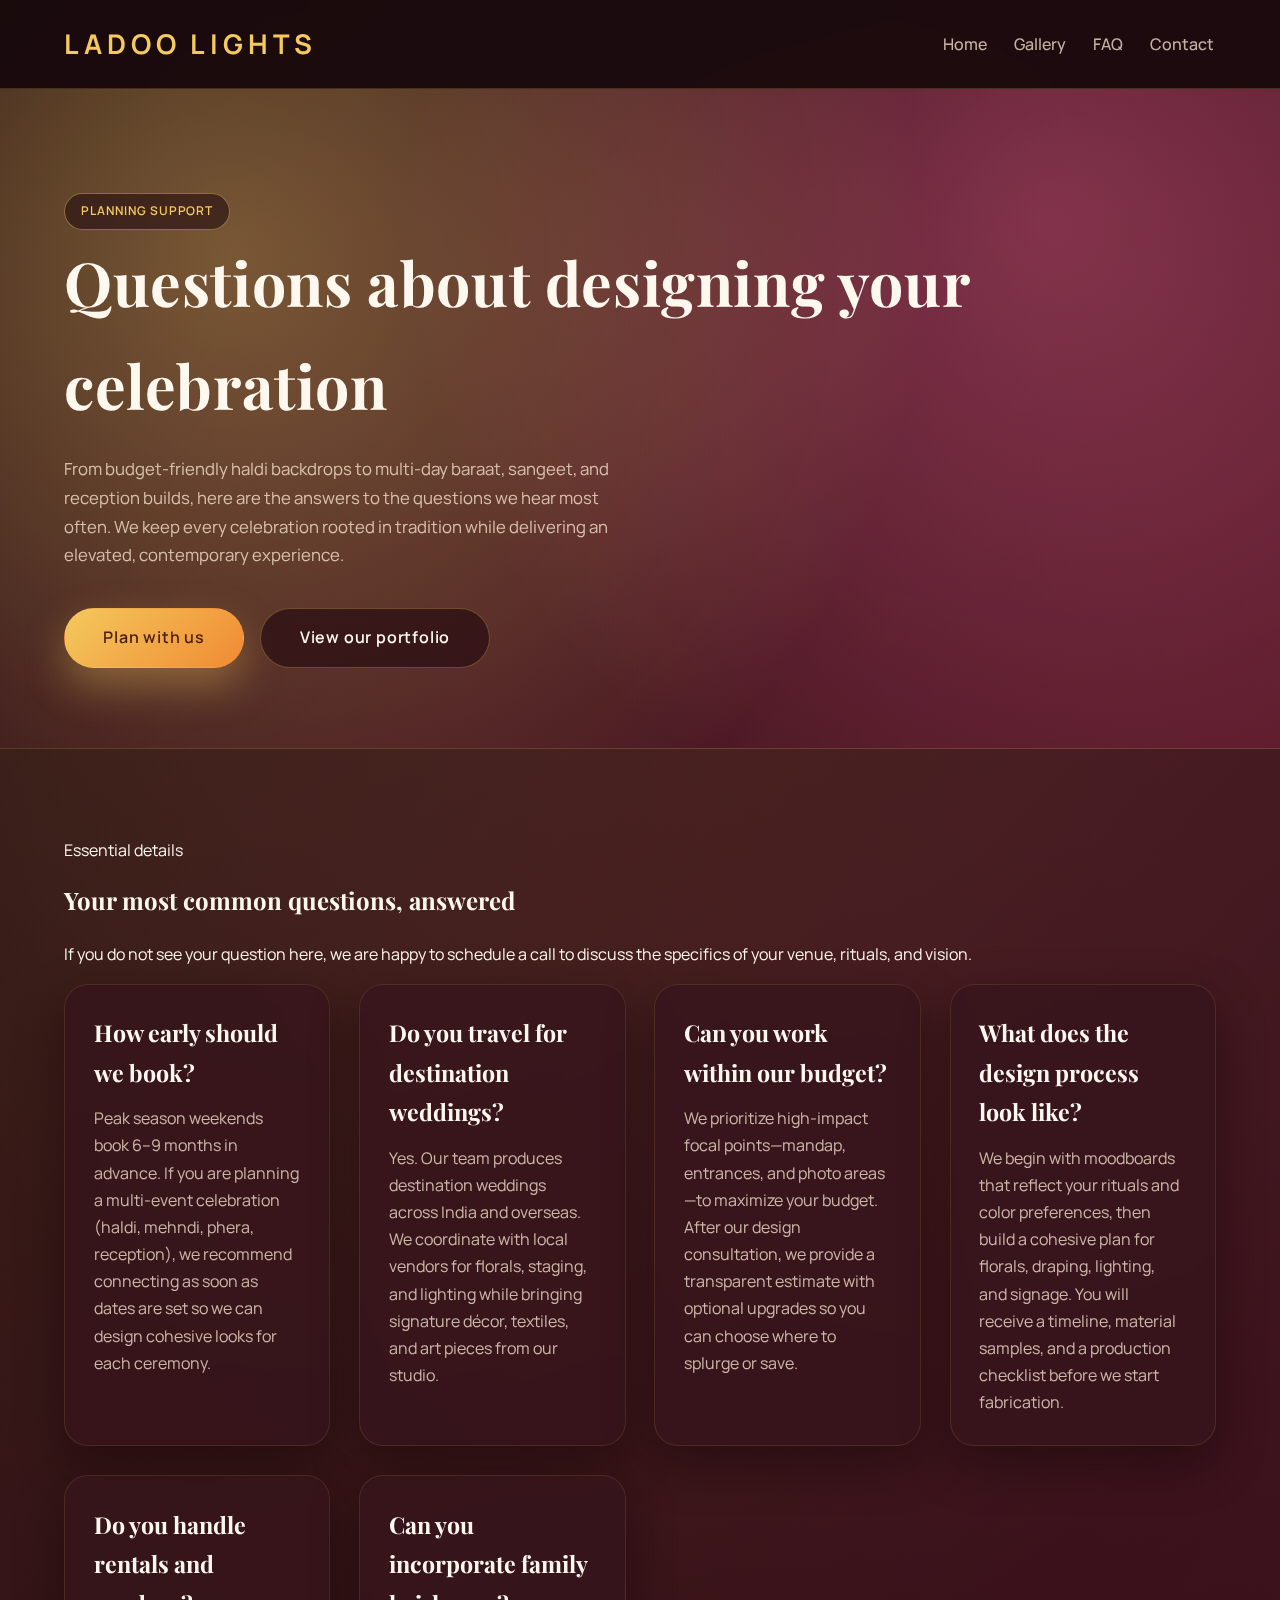
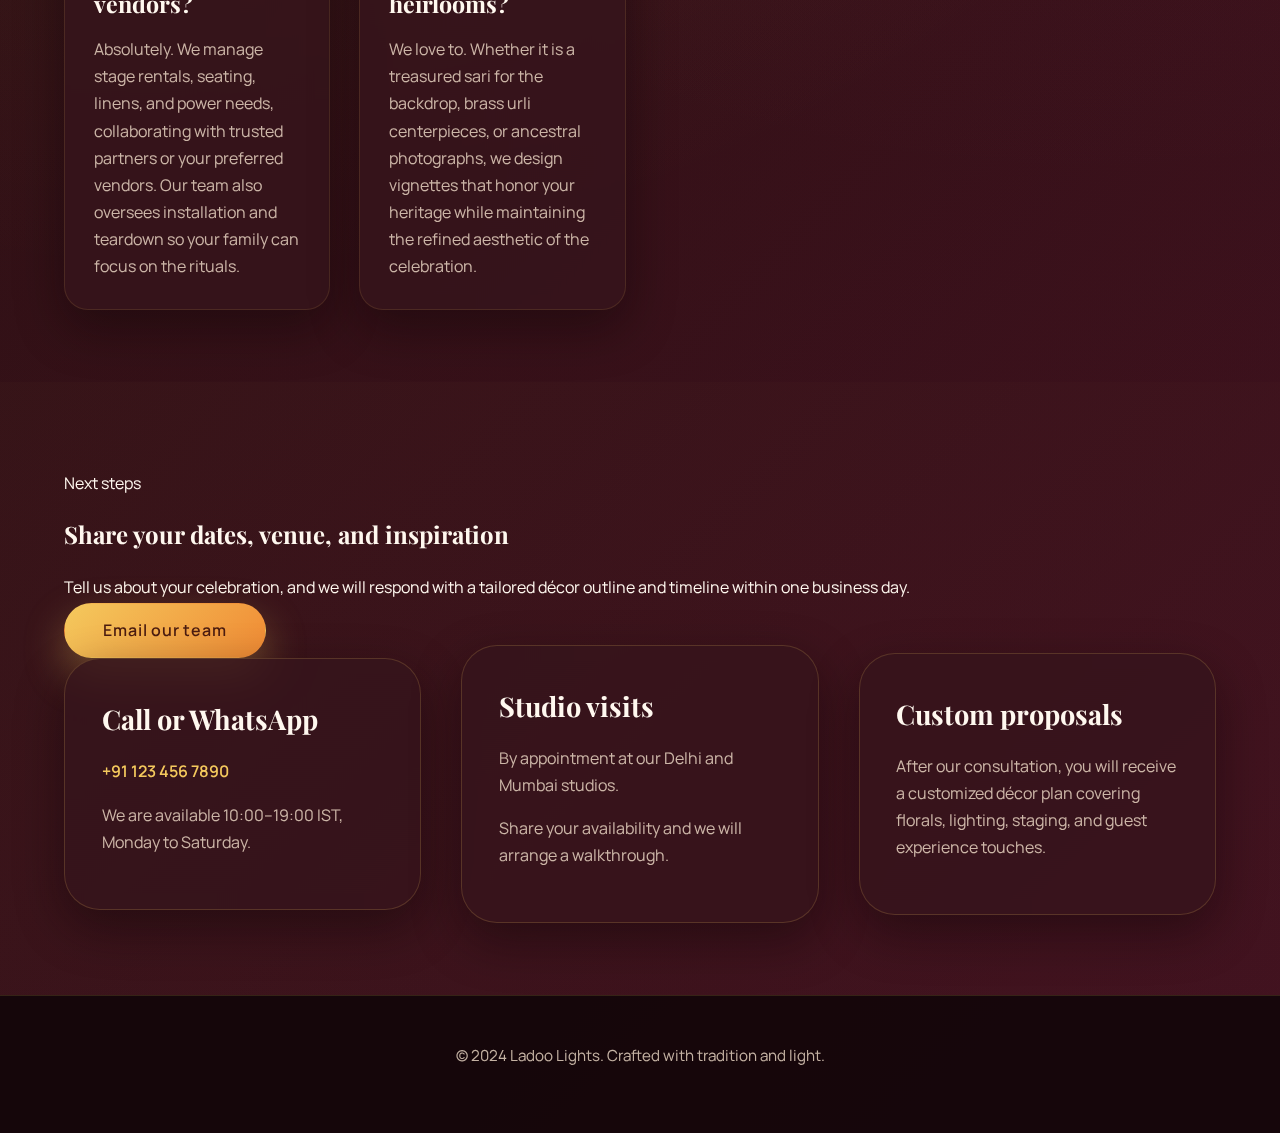
<file: faq.html>
<!DOCTYPE html>
<html lang="en">
  <head>
    <meta charset="UTF-8" />
    <meta name="viewport" content="width=device-width, initial-scale=1.0" />
    <title>Ladoo Lights | Frequently Asked Questions</title>
    <link rel="preconnect" href="https://fonts.googleapis.com" />
    <link rel="preconnect" href="https://fonts.gstatic.com" crossorigin />
    <link
      href="https://fonts.googleapis.com/css2?family=Manrope:wght@300;400;500;600;700;800&family=Playfair+Display:wght@500;600;700&display=swap"
      rel="stylesheet"
    />
    <link rel="stylesheet" href="assets/css/styles.css" />
  </head>
  <body>
    <header>
      <div class="navbar">
        <div class="logo">Ladoo Lights</div>
        <nav>
          <ul>
            <li><a href="index.html">Home</a></li>
            <li><a href="gallery.html">Gallery</a></li>
            <li><a href="#faq">FAQ</a></li>
            <li><a href="#contact">Contact</a></li>
          </ul>
        </nav>
      </div>
    </header>

    <main>
      <section class="hero" id="faq">
        <div class="hero-content">
          <span class="badge">Planning support</span>
          <h1>Questions about designing your celebration</h1>
          <p>
            From budget-friendly haldi backdrops to multi-day baraat, sangeet, and
            reception builds, here are the answers to the questions we hear most often.
            We keep every celebration rooted in tradition while delivering an elevated,
            contemporary experience.
          </p>
          <div class="cta-buttons">
            <a class="button button-primary" href="index.html#contact">Plan with us</a>
            <a class="button button-secondary" href="gallery.html">View our portfolio</a>
          </div>
        </div>
      </section>

      <section class="section">
        <div class="section-header">
          <div>
            <p class="eyebrow">Essential details</p>
            <h2>Your most common questions, answered</h2>
            <p>
              If you do not see your question here, we are happy to schedule a call to
              discuss the specifics of your venue, rituals, and vision.
            </p>
          </div>
        </div>
        <div class="services">
          <article class="service-card">
            <h3>How early should we book?</h3>
            <p>
              Peak season weekends book 6–9 months in advance. If you are planning a
              multi-event celebration (haldi, mehndi, phera, reception), we recommend
              connecting as soon as dates are set so we can design cohesive looks for each
              ceremony.
            </p>
          </article>
          <article class="service-card">
            <h3>Do you travel for destination weddings?</h3>
            <p>
              Yes. Our team produces destination weddings across India and overseas. We
              coordinate with local vendors for florals, staging, and lighting while
              bringing signature décor, textiles, and art pieces from our studio.
            </p>
          </article>
          <article class="service-card">
            <h3>Can you work within our budget?</h3>
            <p>
              We prioritize high-impact focal points—mandap, entrances, and photo areas—to
              maximize your budget. After our design consultation, we provide a transparent
              estimate with optional upgrades so you can choose where to splurge or save.
            </p>
          </article>
          <article class="service-card">
            <h3>What does the design process look like?</h3>
            <p>
              We begin with moodboards that reflect your rituals and color preferences,
              then build a cohesive plan for florals, draping, lighting, and signage. You
              will receive a timeline, material samples, and a production checklist before
              we start fabrication.
            </p>
          </article>
          <article class="service-card">
            <h3>Do you handle rentals and vendors?</h3>
            <p>
              Absolutely. We manage stage rentals, seating, linens, and power needs,
              collaborating with trusted partners or your preferred vendors. Our team also
              oversees installation and teardown so your family can focus on the rituals.
            </p>
          </article>
          <article class="service-card">
            <h3>Can you incorporate family heirlooms?</h3>
            <p>
              We love to. Whether it is a treasured sari for the backdrop, brass urli
              centerpieces, or ancestral photographs, we design vignettes that honor your
              heritage while maintaining the refined aesthetic of the celebration.
            </p>
          </article>
        </div>
      </section>

      <section class="section" id="contact">
        <div class="section-header">
          <div>
            <p class="eyebrow">Next steps</p>
            <h2>Share your dates, venue, and inspiration</h2>
            <p>
              Tell us about your celebration, and we will respond with a tailored décor
              outline and timeline within one business day.
            </p>
          </div>
            <a class="button button-primary" href="mailto:hello@ladoolights.com">Email our team</a>
        </div>
        <div class="contact-grid">
          <div class="contact-card">
            <h3>Call or WhatsApp</h3>
            <p><a href="tel:+911234567890">+91 123 456 7890</a></p>
            <p>We are available 10:00–19:00 IST, Monday to Saturday.</p>
          </div>
          <div class="contact-card">
            <h3>Studio visits</h3>
            <p>By appointment at our Delhi and Mumbai studios.</p>
            <p>Share your availability and we will arrange a walkthrough.</p>
          </div>
          <div class="contact-card">
            <h3>Custom proposals</h3>
            <p>
              After our consultation, you will receive a customized décor plan covering
              florals, lighting, staging, and guest experience touches.
            </p>
          </div>
        </div>
      </section>
    </main>

    <footer class="footer">
      <p>© 2024 Ladoo Lights. Crafted with tradition and light.</p>
    </footer>
  </body>
</html>
</file>
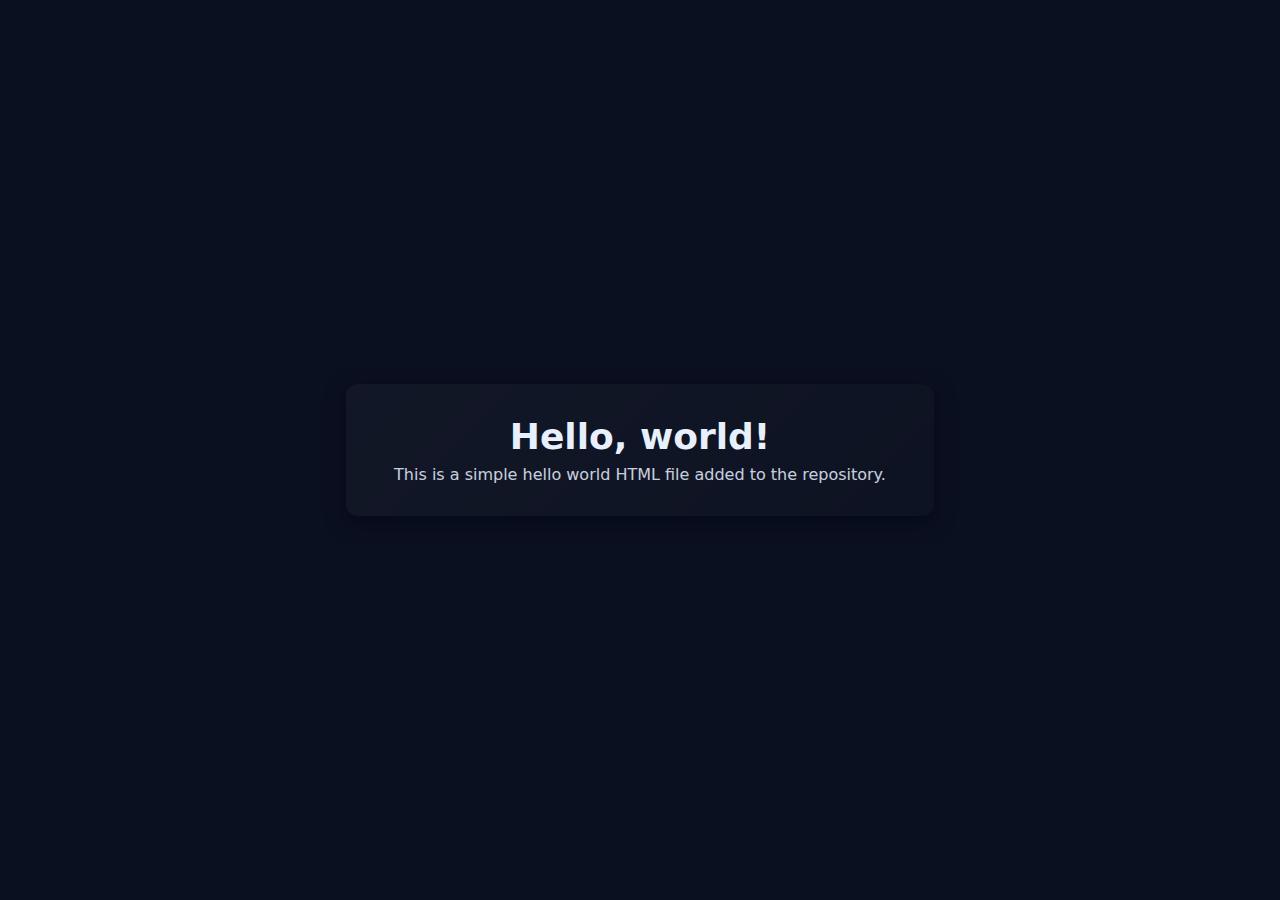
<file: hello-world.html>
<!doctype html>
<html lang="en">
  <head>
    <meta charset="utf-8">
    <meta name="viewport" content="width=device-width, initial-scale=1">
    <title>Hello World</title>
    <style>
      body { font-family: system-ui, -apple-system, Segoe UI, Roboto, 'Helvetica Neue', Arial; display:flex; align-items:center; justify-content:center; height:100vh; margin:0; background:#0b1020; color:#e6f0ff; }
      .card { text-align:center; padding:2rem 3rem; border-radius:12px; background:linear-gradient(135deg, rgba(255,255,255,0.03), rgba(255,255,255,0.01)); box-shadow: 0 6px 20px rgba(2,6,23,0.6); }
      h1 { margin:0 0 0.5rem 0; font-size:2.25rem; }
      p { margin:0; opacity:0.85 }
    </style>
  </head>
  <body>
    <div class="card">
      <h1>Hello, world!</h1>
      <p>This is a simple hello world HTML file added to the repository.</p>
    </div>
  </body>
</html>
</file>
<file: assets/css/styles.css>
:root {
  --bg-base: #1b0a0f;
  --bg-elevated: #2d0f16;
  --bg-panel: rgba(54, 20, 27, 0.8);
  --bg-panel-alt: rgba(71, 24, 32, 0.85);
  --accent: #f4c95d;
  --accent-secondary: #f08a34;
  --highlight: #d7537b;
  --text-primary: #fff8ef;
  --text-muted: rgba(255, 236, 215, 0.75);
  --border-subtle: rgba(244, 201, 93, 0.25);
  --border-strong: rgba(240, 138, 52, 0.45);
  --shadow-soft: 0 18px 48px rgba(15, 4, 7, 0.45);
  --shadow-strong: 0 30px 70px rgba(11, 3, 5, 0.7);
  --radius-lg: 24px;
  --radius-xl: 36px;
}

* {
  box-sizing: border-box;
}

body {
  margin: 0;
  font-family: "Manrope", "Poppins", "Helvetica Neue", Arial, sans-serif;
  background:
    radial-gradient(circle at 15% 20%, rgba(244, 201, 93, 0.1), transparent 55%),
    radial-gradient(circle at 85% 18%, rgba(215, 83, 123, 0.12), transparent 52%),
    linear-gradient(135deg, #15060a 0%, #2b0c13 38%, #431320 100%);
  color: var(--text-primary);
  line-height: 1.7;
  min-height: 100vh;
}

@keyframes heroSoftReveal {
  from {
    opacity: 0;
    transform: translate3d(0, 28px, 0) scale(1.04);
    filter: saturate(0.85) brightness(0.92);
  }

  to {
    opacity: 1;
    transform: translate3d(0, 0, 0) scale(1);
    filter: saturate(1) brightness(1);
  }
}

@keyframes heroOverlayReveal {
  from {
    opacity: 0;
    transform: scale(1.05);
  }

  to {
    opacity: 1;
    transform: scale(1);
  }
}

a {
  color: inherit;
  text-decoration: none;
}

a:hover {
  text-decoration: none;
}

header {
  position: sticky;
  top: 0;
  z-index: 999;
  padding: 1.3rem 5vw;
  background: rgba(23, 8, 12, 0.82);
  backdrop-filter: blur(18px);
  border-bottom: 1px solid rgba(244, 201, 93, 0.2);
}

.navbar {
  display: flex;
  justify-content: space-between;
  align-items: center;
  flex-wrap: wrap;
  gap: 1.5rem;
}

.logo {
  font-size: 1.7rem;
  font-weight: 700;
  letter-spacing: 0.18em;
  text-transform: uppercase;
  color: var(--accent);
}

nav ul {
  list-style: none;
  display: flex;
  gap: 1.5rem;
  margin: 0;
  padding: 0;
}

nav a {
  position: relative;
  padding: 0.35rem 0.1rem;
  font-weight: 500;
  color: var(--text-muted);
  transition: color 0.3s ease;
}

nav a::after {
  content: "";
  position: absolute;
  left: 0;
  bottom: -0.4rem;
  width: 100%;
  height: 2px;
  background: linear-gradient(90deg, var(--accent), var(--highlight));
  opacity: 0;
  transform: scaleX(0.6);
  transform-origin: center;
  transition: opacity 0.3s ease, transform 0.3s ease;
}

nav a:hover,
nav a:focus {
  color: var(--text-primary);
}

nav a:hover::after,
nav a:focus::after {
  opacity: 1;
  transform: scaleX(1);
}

h1,
h2,
h3 {
  font-family: "Playfair Display", "Georgia", serif;
  color: var(--text-primary);
  margin-top: 0;
}

main {
  display: block;
}

.hero {
  display: grid;
  grid-template-columns: repeat(auto-fit, minmax(320px, 1fr));
  gap: 3rem;
  align-items: center;
  padding: 6.5rem 5vw 5rem;
  position: relative;
  background:
    radial-gradient(circle at 18% 25%, rgba(244, 201, 93, 0.14), transparent 60%),
    radial-gradient(circle at 82% 20%, rgba(215, 83, 123, 0.16), transparent 55%),
    linear-gradient(135deg, rgba(31, 10, 15, 0.95) 0%, rgba(67, 19, 32, 0.75) 55%, rgba(95, 28, 45, 0.78) 100%);
  border-bottom: 1px solid rgba(244, 201, 93, 0.2);
}

.hero::before {
  content: "";
  position: absolute;
  inset: 0;
  background:
    radial-gradient(circle at 18% 25%, rgba(244, 201, 93, 0.28), transparent 60%),
    radial-gradient(circle at 82% 20%, rgba(215, 83, 123, 0.28), transparent 55%);
  mix-blend-mode: screen;
  pointer-events: none;
}

.hero-content {
  position: relative;
  z-index: 1;
}

.badge {
  display: inline-flex;
  align-items: center;
  gap: 0.4rem;
  padding: 0.45rem 1rem;
  border-radius: 999px;
  border: 1px solid rgba(244, 201, 93, 0.45);
  background: rgba(35, 11, 16, 0.6);
  color: var(--accent);
  font-weight: 600;
  letter-spacing: 0.08em;
  text-transform: uppercase;
  font-size: 0.75rem;
}

.hero-content h1 {
  font-size: clamp(2.8rem, 5vw, 3.8rem);
  margin-bottom: 1.2rem;
  letter-spacing: 0.01em;
}

.hero-content p {
  max-width: 560px;
  font-size: 1.05rem;
  color: var(--text-muted);
}

.hero-visual {
  position: relative;
  z-index: 1;
}

.hero-visual::after {
  content: "";
  position: absolute;
  inset: 8%;
  border-radius: var(--radius-xl);
  border: 1px solid rgba(244, 201, 93, 0.25);
  pointer-events: none;
  opacity: 0;
  animation: heroOverlayReveal 1s ease-out 0.35s forwards;
}

.hero-visual img {
  width: 100%;
  display: block;
  border-radius: var(--radius-xl);
  border: 1px solid rgba(244, 201, 93, 0.22);
  box-shadow: var(--shadow-strong);
  filter: saturate(1.08) contrast(1.03);
  animation: heroSoftReveal 1.2s ease-out 0.1s both;
  transform-origin: 50% 65%;
  will-change: transform, opacity, filter;
}

@media (prefers-reduced-motion: reduce) {
  .hero-visual::after,
  .hero-visual img {
    animation: none;
  }
}

.framed-image {
  width: 100%;
  border-radius: var(--radius-xl);
  border: 1px solid rgba(244, 201, 93, 0.22);
  box-shadow: var(--shadow-strong);
  filter: saturate(1.05) contrast(1.02);
}

.cta-buttons {
  display: flex;
  flex-wrap: wrap;
  gap: 1rem;
  margin-top: 2.4rem;
}

.button {
  padding: 0.95rem 2.4rem;
  border-radius: 999px;
  font-weight: 600;
  letter-spacing: 0.05em;
  border: 1px solid transparent;
  cursor: pointer;
  transition: transform 0.3s ease, box-shadow 0.3s ease, background 0.3s ease, border 0.3s ease;
}

.button-primary {
  background: linear-gradient(135deg, var(--accent), var(--accent-secondary));
  color: #4b1c10;
  box-shadow: 0 18px 40px rgba(244, 201, 93, 0.35);
}

.button-primary:hover {
  transform: translateY(-3px);
  box-shadow: 0 24px 50px rgba(244, 201, 93, 0.4);
}

.button-secondary {
  border: 1px solid rgba(244, 201, 93, 0.3);
  color: var(--text-primary);
  background: rgba(40, 12, 17, 0.7);
}

.button-secondary:hover {
  border-color: rgba(244, 201, 93, 0.6);
  transform: translateY(-3px);
  box-shadow: 0 16px 36px rgba(8, 2, 3, 0.6);
}

.section {
  padding: 4.5rem 5vw;
  position: relative;
}

.section::before {
  content: "";
  position: absolute;
  inset: 0;
  background: linear-gradient(135deg, rgba(244, 201, 93, 0.05), rgba(67, 19, 32, 0.05));
  opacity: 0.7;
  pointer-events: none;
}

.section > * {
  position: relative;
  z-index: 1;
}

.section-title {
  margin-bottom: 2.5rem;
  text-align: center;
}

.section-title h2 {
  font-size: clamp(2.2rem, 4vw, 2.8rem);
  margin-bottom: 0.6rem;
}

.section-title span {
  display: inline-block;
  width: 80px;
  height: 3px;
  border-radius: 999px;
  background: linear-gradient(90deg, var(--accent), var(--highlight));
}

.services {
  display: grid;
  grid-template-columns: repeat(auto-fit, minmax(240px, 1fr));
  gap: 1.8rem;
}

.service-card {
  padding: 1.8rem;
  border-radius: var(--radius-lg);
  background: var(--bg-panel);
  border: 1px solid rgba(244, 201, 93, 0.12);
  box-shadow: var(--shadow-soft);
  backdrop-filter: blur(6px);
}

.service-card h3 {
  font-size: 1.45rem;
  margin-bottom: 0.8rem;
}

.service-card p {
  color: var(--text-muted);
  margin: 0;
}

.signature-event {
  display: grid;
  grid-template-columns: repeat(auto-fit, minmax(280px, 1fr));
  gap: 2.4rem;
  align-items: center;
  background: var(--bg-panel-alt);
  border-radius: var(--radius-xl);
  padding: 2.6rem;
  border: 1px solid rgba(244, 201, 93, 0.15);
  box-shadow: var(--shadow-soft);
  backdrop-filter: blur(8px);
}

.signature-event img {
  width: 100%;
  border-radius: var(--radius-lg);
  border: 1px solid rgba(244, 201, 93, 0.2);
}

.signature-details h3 {
  font-size: 1.9rem;
  margin-bottom: 1rem;
}

.signature-details p {
  color: var(--text-muted);
  margin-bottom: 1rem;
}

.testimonials {
  background:
    linear-gradient(130deg, rgba(39, 12, 17, 0.8), rgba(54, 20, 27, 0.8)),
    url("https://images.unsplash.com/photo-1511288594014-07c5d17df75d?auto=format&fit=crop&w=1600&q=80") center/cover fixed;
}

.testimonial-list {
  display: grid;
  grid-template-columns: repeat(auto-fit, minmax(240px, 1fr));
  gap: 1.8rem;
}

.testimonial {
  padding: 1.8rem;
  border-radius: var(--radius-lg);
  background: rgba(26, 8, 12, 0.7);
  border: 1px solid rgba(244, 201, 93, 0.15);
  box-shadow: var(--shadow-soft);
}

.testimonial p {
  color: var(--text-muted);
  font-style: italic;
}

.testimonial strong {
  display: block;
  margin-top: 1.2rem;
  color: var(--accent);
  letter-spacing: 0.06em;
}

.contact {
  padding-bottom: 5.5rem;
}

.contact-grid {
  display: grid;
  grid-template-columns: repeat(auto-fit, minmax(280px, 1fr));
  gap: 2.5rem;
  align-items: center;
}

.contact-card {
  padding: 2.3rem;
  border-radius: var(--radius-xl);
  background: var(--bg-panel);
  border: 1px solid rgba(244, 201, 93, 0.18);
  box-shadow: var(--shadow-soft);
  backdrop-filter: blur(6px);
}

.contact-card h3 {
  font-size: 1.7rem;
  margin-bottom: 1rem;
}

.contact-card p {
  color: var(--text-muted);
  margin-bottom: 1rem;
}

.contact-card a {
  color: var(--accent);
  font-weight: 600;
}

.footer {
  padding: 2rem 5vw 3rem;
  text-align: center;
  background: rgba(18, 6, 9, 0.9);
  border-top: 1px solid rgba(244, 201, 93, 0.15);
  color: var(--text-muted);
  font-size: 0.95rem;
}

.gallery-hero {
  padding: 6rem 5vw 3.5rem;
  text-align: center;
  background:
    linear-gradient(140deg, rgba(31, 10, 15, 0.92), rgba(67, 19, 32, 0.7)),
    url("https://images.unsplash.com/photo-1500530855697-b586d89ba3ee?auto=format&fit=crop&w=1600&q=80") center/cover;
  border-bottom: 1px solid rgba(244, 201, 93, 0.2);
  position: relative;
}

.gallery-hero::before {
  content: "";
  position: absolute;
  inset: 0;
  background:
    radial-gradient(circle at 20% 25%, rgba(244, 201, 93, 0.25), transparent 55%),
    radial-gradient(circle at 80% 20%, rgba(215, 83, 123, 0.25), transparent 55%);
  pointer-events: none;
  mix-blend-mode: screen;
}

.gallery-hero > * {
  position: relative;
  z-index: 1;
}

.gallery-hero h1 {
  font-size: clamp(2.6rem, 5vw, 3.4rem);
  margin-bottom: 1rem;
}

.gallery-hero p {
  color: var(--text-muted);
  max-width: 640px;
  margin: 0 auto;
}

.event-categories {
  display: flex;
  flex-wrap: wrap;
  gap: 0.8rem;
  justify-content: center;
  margin-bottom: 2.5rem;
}

.event-categories button {
  padding: 0.6rem 1.6rem;
  border-radius: 999px;
  border: 1px solid rgba(244, 201, 93, 0.25);
  background: rgba(37, 11, 16, 0.7);
  color: var(--text-muted);
  cursor: pointer;
  font-weight: 600;
  letter-spacing: 0.04em;
  transition: all 0.3s ease;
}

.event-categories button:hover,
.event-categories button:focus {
  color: var(--text-primary);
  border-color: rgba(244, 201, 93, 0.55);
  box-shadow: 0 12px 30px rgba(11, 3, 5, 0.4);
}

.event-categories button.active {
  background: linear-gradient(135deg, rgba(244, 201, 93, 0.8), rgba(240, 138, 52, 0.85));
  color: #4b1c10;
  border-color: transparent;
  box-shadow: 0 16px 36px rgba(244, 201, 93, 0.35);
}

.gallery-grid {
  display: grid;
  grid-template-columns: repeat(auto-fit, minmax(260px, 1fr));
  gap: 1.5rem;
}

.gallery-item {
  position: relative;
  overflow: hidden;
  border-radius: var(--radius-lg);
  border: 1px solid rgba(244, 201, 93, 0.15);
  background: rgba(27, 10, 15, 0.6);
  transition: transform 0.35s ease, box-shadow 0.35s ease;
}

.gallery-item img {
  display: block;
  width: 100%;
  height: 100%;
  object-fit: cover;
  transition: transform 0.4s ease;
}

.gallery-item:hover {
  transform: translateY(-6px);
  box-shadow: var(--shadow-soft);
}

.gallery-item:hover img {
  transform: scale(1.05);
}

.gallery-caption {
  position: absolute;
  bottom: 0;
  left: 0;
  right: 0;
  padding: 1.1rem 1.3rem 1.4rem;
  background: linear-gradient(180deg, transparent, rgba(14, 4, 6, 0.9));
}

.gallery-caption h3 {
  margin: 0 0 0.3rem;
  font-size: 1.35rem;
}

.gallery-caption span {
  color: var(--text-muted);
  font-size: 0.9rem;
  letter-spacing: 0.05em;
}

@media (max-width: 900px) {
  header {
    padding: 1rem 5vw;
  }

  .hero {
    padding-top: 5.5rem;
  }
}

@media (max-width: 640px) {
  nav ul {
    width: 100%;
    justify-content: center;
  }

  .hero {
    padding: 5rem 6vw 4rem;
  }

  .cta-buttons {
    flex-direction: column;
    align-items: stretch;
  }

  .button {
    width: 100%;
    text-align: center;
  }

  .signature-event {
    padding: 2rem;
  }
}

@media (max-width: 480px) {
  .badge {
    font-size: 0.68rem;
    letter-spacing: 0.06em;
  }

  .section {
    padding: 3.5rem 6vw;
  }

  .gallery-grid {
    grid-template-columns: repeat(auto-fit, minmax(200px, 1fr));
  }
}
</file>
